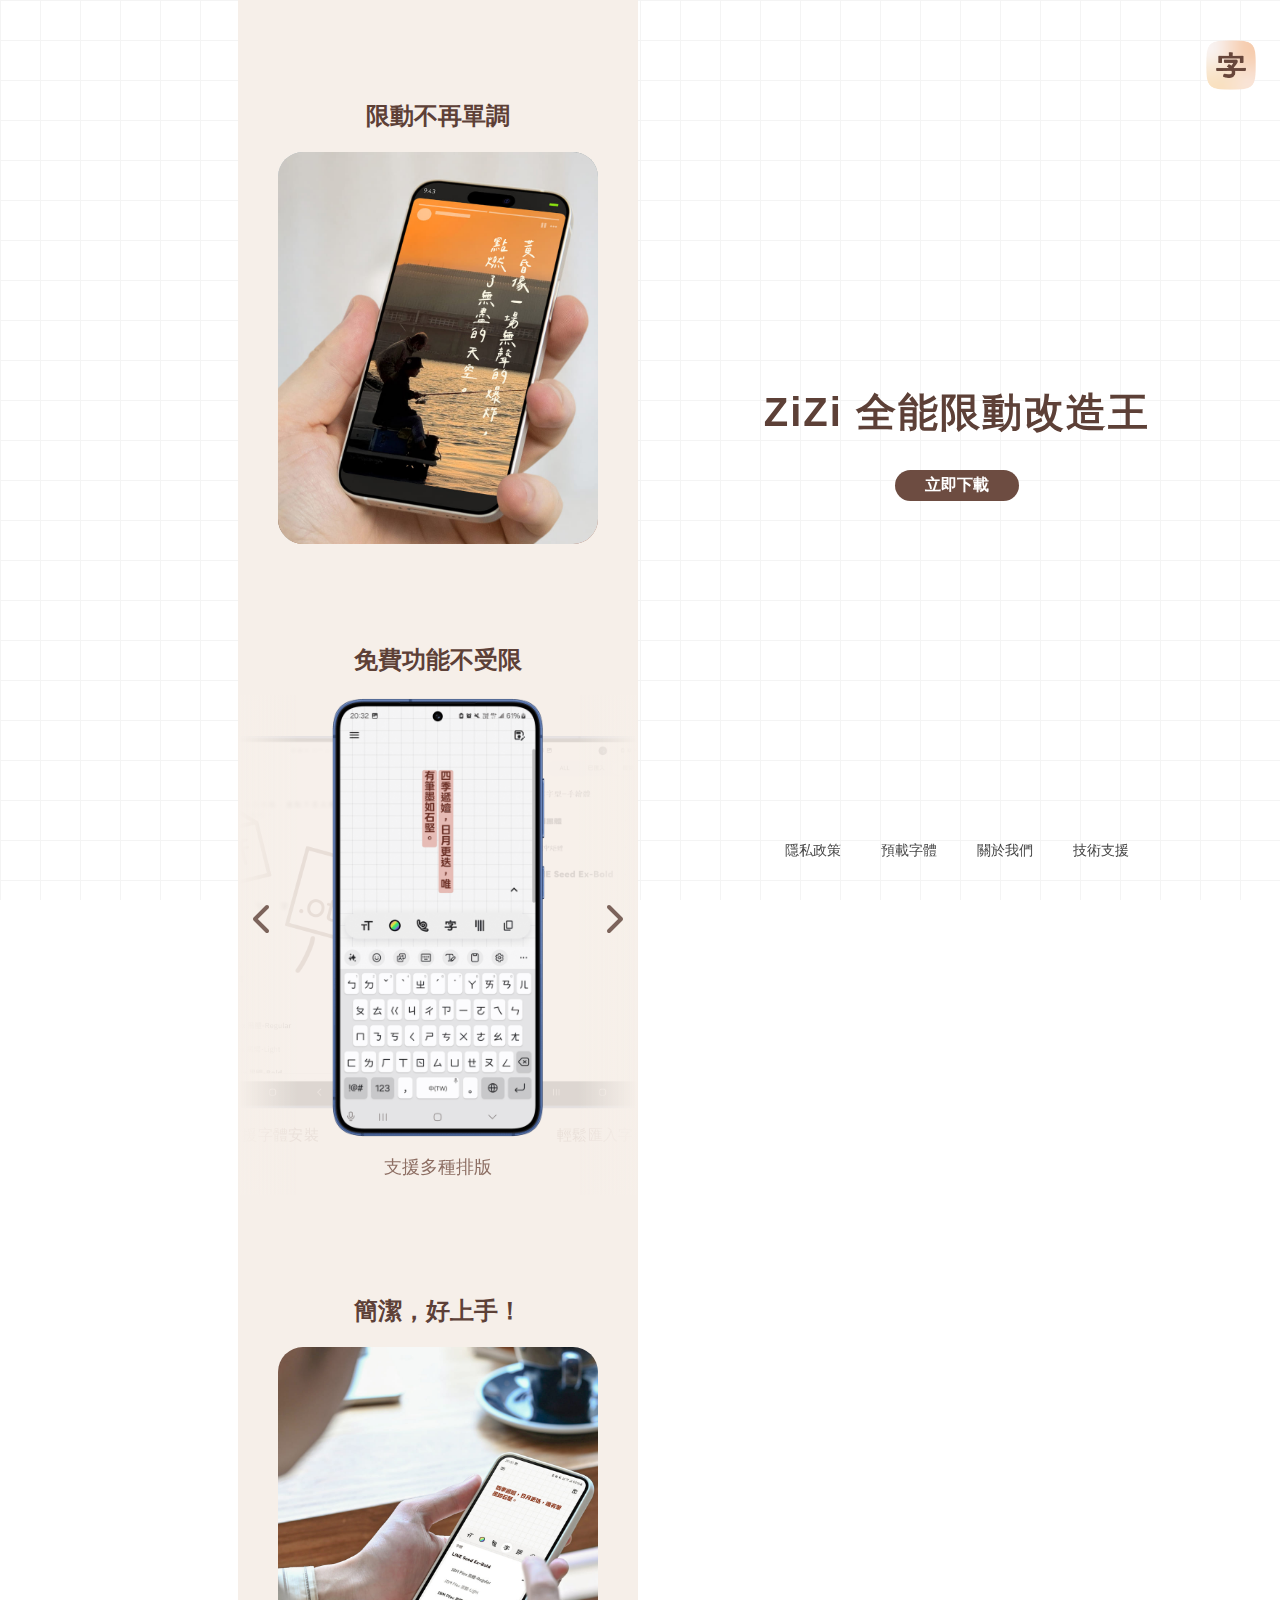
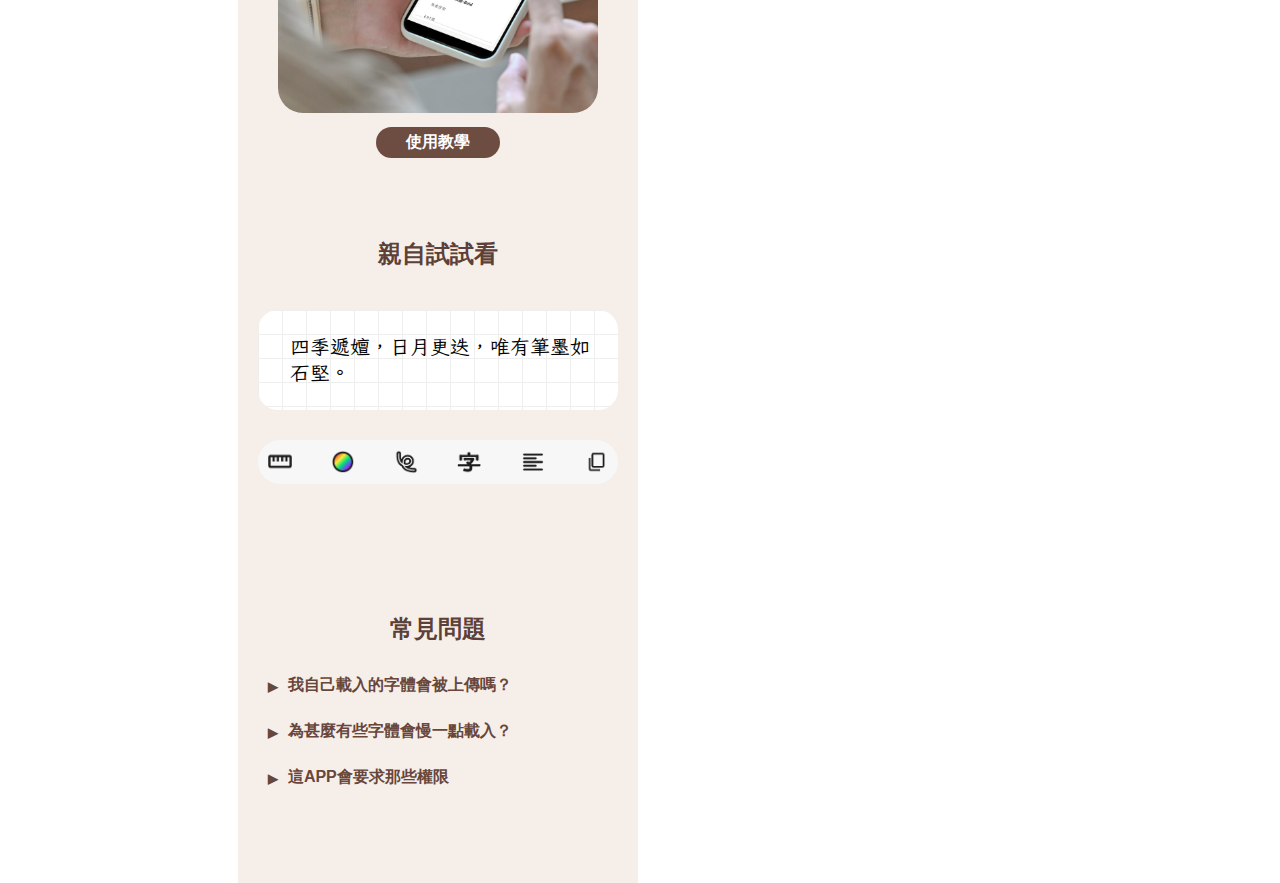
<file: index.html>
<!DOCTYPE html>
<html lang="en">

<head>
    <meta charset="UTF-8">
    <meta name="viewport" content="width=device-width, initial-scale=1.0">
    <title>ZiZi</title>
    <link rel="stylesheet" href="./style.css">
    <link rel="stylesheet" href="https://cdnjs.cloudflare.com/ajax/libs/font-awesome/6.0.0/css/all.min.css">
    <script>
        window.TWINTYPE_CONFIG = {
            families: ["LINE_Seed_TW"]
        };
    </script>
    <script src='https://api.twintype.co/embed_v2.js?token=cd783732f2f6219f935f54e61009b7858767b82p'></script>
    <link rel="icon" type="image/x-icon" href="https://zizi.twintype.co/imgs/icon.png">
    <meta name="twitter:image" content="https://zizi.twintype.co/imgs/og_image.jpg">
    <meta property="og:image" content="https://zizi.twintype.co/imgs/og_image.jpg">
    <meta name="twitter:description"
        content="ZiZi|全能限動改造王：一款專為限時動態與社群分享打造的文字美感工具，致力於讓每個人都能用最簡單的方式，做出乾淨、有質感的畫面。不需要設計背景、不必學習複雜操作，只要輸入文字，就能完成好看的文字。">
    <meta property="og:description"
        content="ZiZi|全能限動改造王：一款專為限時動態與社群分享打造的文字美感工具，致力於讓每個人都能用最簡單的方式，做出乾淨、有質感的畫面。不需要設計背景、不必學習複雜操作，只要輸入文字，就能完成好看的文字。">
        <!-- Google tag (gtag.js) -->
<script async src="https://www.googletagmanager.com/gtag/js?id=G-YTKYRSMF92"></script>
<script>
  window.dataLayer = window.dataLayer || [];
  function gtag(){dataLayer.push(arguments);}
  gtag('js', new Date());

  gtag('config', 'G-YTKYRSMF92');
</script>
</head>
<body>
    <div class="introduceBox">
        <div class="introduceContent">
            <section class="chapters">
                <h2>限動不再單調</h2>
                <div class="imgBox" style="display: grid; position: relative;">
                    <img id="heroImage" src="./imgs/001.jpg" alt=""
                        style="grid-area: 1/1; transition: opacity 1s ease-in-out; z-index: 2;">
                    <img id="heroImageNext" src="./imgs/005.jpg" alt="" style="grid-area: 1/1; z-index: 1; opacity: 1;">
                </div>
            </section>

            <section class="chapters">
                <h2>免費功能不受限</h2>

                <div class="slider-container">
                    <button class="nav-btn prev-btn"><i class="fas fa-chevron-left"></i></button>
                    <div class="slides">
                        <div id="s1" class="slide">
                            <img src="./imgs/S003.png" alt="">
                            <h3>支援多種排版</h3>
                        </div>

                        <div id="s2" class="slide">
                            <img src="./imgs/S002.png" alt="">
                            <h3>輕鬆匯入字體</h3>
                        </div>
                        <div id="s3" class="slide">
                            <img src="./imgs/S001.png" alt="">
                            <h3>快速保存，靈感不中斷</h3>
                        </div>
                        <div id="s4" class="slide">
                            <img src="./imgs/S004.png" alt="">
                            <h3>配色排版超自由！</h3>
                        </div>
                        <div id="s5" class="slide">
                            <img src="./imgs/S005.png" alt="">
                            <h3>支援字體安裝</h3>
                        </div>
                    </div>
                    <button class="nav-btn next-btn"><i class="fas fa-chevron-right"></i></button>
                </div>
            </section>

            <section class="chapters">
                <h2>簡潔，好上手！</h2>
                <div class="imgBox" style="padding-bottom: 10px;">
                    <img src="./imgs/002.jpg" alt="">

                </div>
                <a href="https://youtube.com/shorts/C5sEH3vA4ns?si=kygTzPb9PcJPxLPJ" target="_blank"
                    class="download-btn">使用教學</a>

            </section>


            <h2>親自試試看</h2>
            <div style="display: flex;flex-direction: column;align-items: center;margin-top: 40px;width: 100%;">
                <div id="textEditorArea">
                    <p id="displayText">四季遞嬗，日月更迭，唯有筆墨如石堅。</p>
                </div>
                <div class="toolBar">
                    <button id="sizeBtn"><img class="btnIcon" src="./imgs/icons/00.png" alt=""></button>
                    <button id="colorBtn"><img class="btnIcon" src="./imgs/icons/01.png" alt=""></button>
                    <button id="strokeBtn"><img class="btnIcon" src="./imgs/icons/02.png" alt=""></button>
                    <button id="fontBtn"><img class="btnIcon" src="./imgs/icons/03.png" alt=""></button>
                    <button id="layoutBtn"><img class="btnIcon" id="typographyBtn" src="./imgs/icons/t01.png"
                            alt=""></button>
                    <button id="copyBtn"><img class="btnIcon" src="./imgs/icons/05.png" alt=""></button>
                </div>
                <div id="panelContainer" class="panel-container">
                    <div id="fontPanel" class="active-panel" style="display: none;">
                        <div class="panel-title">字體</div>
                        <div id="activeFontHeader" class="font-header">
                            <span id="currentFontName">芫荽</span>
                            <i class="fas fa-chevron-down" id="fontChevron"></i>
                        </div>
                        <div id="fontDropdown" class="font-list-expanded" style="display: none;">
                            <div class="font-item" data-font="Iansui" style="font-family: 'Iansui';">芫荽</div>
                            <div class="font-item" data-font="Webfont_Song" style="font-family: 'Webfont_Song';">燈石宋
                            </div>
                            <div class="font-item" data-font="IBMPlexBold" style="font-family: 'IBMPlexBold';">IBM Plex
                                黑體-Bold</div>
                            <div class="font-item" data-font="IBMPlexMedium" style="font-family: 'IBMPlexMedium';">IBM
                                Plex 黑體-Medium</div>
                            <div class="font-item" data-font="IBMPlexLight" style="font-family: 'IBMPlexLight';">IBM
                                Plex 黑體-Light</div>
                            <div class="font-item" data-font="ChenYuluoyan" style="font-family: 'ChenYuluoyan';">辰宇落雁體
                            </div>
                            <div class="font-item" data-font="AllSeto" style="font-family: 'AllSeto';">cjkFonts 全瀨體
                            </div>
                            <div class="font-item" data-font="GenRyuMin" style="font-family: 'GenRyuMin';">源流明體</div>
                            <div class="font-item" data-font="OpenHuninn" style="font-family: 'OpenHuninn';">jf-open 粉圓
                            </div>
                            <div class="font-item" data-font="KingHwa" style="font-family: 'KingHwa';">京華老宋體</div>
                            <div class="font-item" data-font="oh" style="font-family: 'oh';">和瑄手書</div>

                        </div>
                    </div>
                    <div id="colorPanel" class="active-panel" style="display: none;">
                        <div class="panel-title">文字顏色</div>
                        <div class="color-row">
                            <div class="color-swatch active" style="background: #5d4037;" data-color="#5d4037"></div>
                            <div class="color-swatch" style="background: #ffffff;" data-color="#ffffff"></div>
                            <div class="color-swatch" style="background: #010101;" data-color="#010101"></div>
                            <div class="color-swatch" style="background: #ffdd9d;" data-color="#ffdd9d"></div>
                            <div class="color-swatch" style="background: #667e08;" data-color="#667e08"></div>
                            <div class="color-swatch custom">+</div>
                        </div>
                    </div>
                    <div id="sizePanel" class="active-panel" style="display: none;">
                        <div class="panel-title">屬性調節</div>
                        <div class="slider-group" id="sizeRow">
                            <div class="slider-label-row">
                                <label>尺寸</label>
                                <span class="value" id="fontSizeValue">20</span>
                            </div>
                            <input type="range" class="range-slider" id="fontSizeSlider" min="8" max="60" value="20">
                        </div>
                        <div id="standardSizeControls">
                            <div class="slider-group">
                                <div class="slider-label-row">
                                    <label>間距</label>
                                    <span class="value" id="letterSpacingValue">0.0</span>
                                </div>
                                <input type="range" class="range-slider" id="letterSpacingSlider" min="-5" max="20"
                                    step="0.5" value="0">
                            </div>
                            <div class="slider-group">
                                <div class="slider-label-row">
                                    <label id="lineHeightLabel">行高</label>
                                    <span class="value" id="lineHeightValue">1.3</span>
                                </div>
                                <input type="range" class="range-slider" id="lineHeightSlider" min="0.8" max="3.0"
                                    step="0.1" value="1.3">
                            </div>
                        </div>
                        <div id="circularControls" style="display: none;">
                            <div class="slider-group">
                                <div class="slider-label-row">
                                    <label>半徑</label>
                                    <span class="value" id="radiusValue">100</span>
                                </div>
                                <input type="range" class="range-slider" id="radiusSlider" min="50" max="300"
                                    value="100">
                            </div>
                            <div class="slider-group">
                                <div class="slider-label-row">
                                    <label>字距</label>
                                    <span class="value" id="circularSpacingValue">15</span>
                                </div>
                                <input type="range" class="range-slider" id="circularSpacingSlider" min="0" max="100"
                                    value="15">
                            </div>
                            <div class="slider-group">
                                <div class="slider-label-row">
                                    <label>角度</label>
                                    <span class="value" id="angleValue">0</span>
                                </div>
                                <input type="range" class="range-slider" id="angleSlider" min="0" max="360" value="0">
                            </div>
                            <!-- <div class="slider-group">
                                <div class="slider-label-row">
                                    <label>方向</label>
                                    <div class="toggle-group" style="display: flex; gap: 10px;">
                                        <button class="toggle-btn active" id="cwBtn">順時針</button>
                                        <button class="toggle-btn" id="ccwBtn">逆時針</button>
                                    </div>
                                </div>
                            </div> -->
                        </div>
                    </div>
                    <div id="strokePanel" class="active-panel" style="display: none;">
                        <div class="panel-tabs">
                            <div class="tab-item active" data-tab="box">文字框描邊</div>
                            <div class="tab-item" data-tab="path">文字路徑描邊</div>
                        </div>
                        <div class="color-row" id="strokeColorRow">
                            <div class="color-swatch none" data-color="transparent"></div>
                            <div class="color-swatch" style="background: #fff7ef;" data-color="#fff7ef"></div>
                            <div class="color-swatch" style="background: #A3C9E2;" data-color="#A3C9E2"></div>
                            <div class="color-swatch" style="background: #813f08;" data-color="#813f08"></div>
                            <div class="color-swatch active" style="background: #fcffcc;" data-color="#fcffcc"></div>
                            <div class="color-swatch custom">+</div>
                        </div>
                        <div class="slider-group">
                            <div class="slider-label-row">
                                <label>粗細</label>
                                <span class="value" id="strokeWidthValue">2.5 px</span>
                            </div>
                            <input type="range" class="range-slider" id="strokeWidthSlider" min="0" max="20" step="0.5"
                                value="2.5">
                        </div>
                    </div>
                </div>
            </div>

            <section class="chapters">
                <h2 style="width: 100%;">常見問題</h2>
                <dl class="faq-list">
                    <dt>我自己載入的字體會被上傳嗎？</dt>
                    <dd>不會，您自行載入的字體只會保存於您的裝置中。</dd>

                    <dt>為甚麼有些字體會慢一點載入？</dt>
                    <dd>雲端字體是存在伺服器上的，當你選用時，它僅會回傳你輸入的文字所包含之字元，這樣可以節省您手機的容量！因為是從遠端傳送，所以會有 300 毫秒左有的時差。_。</dd>

                    <dt>這APP會要求那些權限</dt>
                    <dd>一般其況下，只會要求網路與剪貼簿功能，這是為了調用遠端字體與複製圖片。以及在您手動載入字體時會讀取字體文件，但不會上傳，且您可以隨時刪除！</dd>
                </dl>

            </section>
        </div>
    </div>
    <div class="mainBox">
        <div class="top-icon">
            <img src="./imgs/icon.png" alt="LOGO">
        </div>

        <div class="center-content">
            <h1 class="titleH1">ZiZi 全能限動改造王</h1>
            <a href="#" class="download-btn" data-modal="gotodownload.html">立即下載</a>
        </div>

        <footer class="footer-links">
            <a href="https://privacy-policy.twintype.co/zh-TW/v1.0.0/01-zizi.html" target="_blank">隱私政策</a>
            <a href="#" data-modal="preload-fonts.html">預載字體</a>
            <a href="#" data-modal="about.html">關於我們</a>
            <a href="#" data-modal="support.html">技術支援</a>
        </footer>
    </div>

    <div id="pageModalOverlay" class="page-modal-overlay">
        <div class="page-modal">
            <div id="pageModalBody" class="page-modal-body">
            </div>
            <div class="page-modal-actions">
                <button id="pageModalClose" class="page-modal-close-button">關閉</button>
            </div>
        </div>
    </div>

    <script src="script.js"></script>
    <script src="app.js"></script>
    <span
        style="font-size: 0.1px;visibility: hidden;">stylefon-abcir{mxwdh:10%;g5vu}p,48OHk#62()73@'/B_9CTFGRMIPSELJjKNWzZX預載字體說明="q!隱藏其他欄位顯示效果族英文名稱調用方法重語系出處作者授權連結地面控制中心，呼叫少校。黑D朱雀仿宋+璇璣造星光手寫白河可商辰宇落雁韋、立一致A言型繪／劉岑群網站內海改清松游青京華老活攷古規矩饅頭Y官源流粉圓霞鶩楷U[]?|全能限動王：款專為時態與社分享打的美感工具力於讓每個人都最簡單式做乾淨有質畫不需要設計背景必學習複雜操只輸入就完成好看再免費功受支援多種排版輕鬆匯快速保存靈斷配色超自由！安裝潔上使教親試四季遞嬗日月更迭唯筆墨如石堅芫荽燈瀨和瑄書顏屬性節尺寸V間距行高半徑角度向順針逆框描邊路粗細常見問題我己會被傳嗎？您置甚麼些慢點雲端是在伺服器當你選它僅回所包含之元這樣以省機容量因從遠送毫秒左差求那般況下剪貼簿了製圖片及讀取件但且隨刪除即私政策關們技術閉團隊品過程遇到或發現異歡迎透聯絡加同討論該應任何信箱請盡附號業統本提供截步驟幫助找原十謝若建議合想也非來查章去驗整卓前往店*小熊Q</span>
</body>

</html>
</file>
<file: style.css>
@font-face{font-family: ChenYuluoyan; src: url('./fonts/Chenyuluoyan-Thin.woff2') format('woff2'); font-display: swap;}@font-face{font-family: AllSeto; src: url('./fonts/cjkFonts_allseto_v1.11_subset.woff2') format('woff2'); font-display: swap;}@font-face{font-family: GenRyuMin; src: url('./fonts/GenRyuMin-SB_0_subset.woff2') format('woff2'); font-display: swap;}@font-face{font-family: Webfont_Song; src: url('./fonts/TwinType_Webfont_Song-Regular.woff2') format('woff2'); font-display: swap;}@font-face{font-family: Iansui; src: url('./fonts/Iansui-Regular_subset.woff2') format('woff2'); font-display: swap;}@font-face{font-family: IBMPlexBold; src: url('./fonts/IBMPlexSansTC-Bold_subset.woff2') format('woff2'); font-display: swap;}@font-face{font-family: IBMPlexLight; src: url('./fonts/IBMPlexSansTC-Light_subset.woff2') format('woff2'); font-display: swap;}@font-face{font-family: IBMPlexMedium; src: url('./fonts/IBMPlexSansTC-Medium_subset.woff2') format('woff2'); font-display: swap;}@font-face{font-family: OpenHuninn; src: url('./fonts/jf-openhuninn-2.0_subset.woff2') format('woff2'); font-display: swap;}@font-face{font-family: KingHwa; src: url('./fonts/KingHwa_OldSong-Regular.woff2') format('woff2'); font-display: swap;}@font-face{font-family: oh; src: url('./fonts/OH_Handwriting-Regular_subset.woff2') format('woff2'); font-display: swap;}body{padding: 0px; margin: 0px; width: 100%; display: flex; justify-content: center; font-family: "LINE_Seed_TW", sans-serif; min-height: 100vh; background-color: #ffffff; color: #68463A; background-image: linear-gradient(#f4f4f4 1px, transparent 1px), linear-gradient(90deg, #f4f4f4 1px, transparent 1px); background-size: 40px 40px; background-attachment: fixed;}a{color: #0f6fd0; text-decoration-color:#0f6fd0;}/* h2{margin-block-end:0; margin-block-start:0;} */.titleH1{font-size: 40px;}.introduceBox{min-width: 240px; width: 50%; display: flex; justify-content: flex-end;}.introduceContent{background-color: #f6efe9ff; min-width: 240px; width: 100%; max-width: 400px; padding: 0; text-align: center; position: relative;}.introduceContent h2{color: #5d4037; font-size: 1.5rem;}.chapters{margin: 80px 0px; display: flex; flex-wrap: wrap; justify-content: center; align-items: center; align-content: center}.imgBox{padding: 0px 40px;}.imgBox>img{border-radius: 25px; width: 100%;}.dowloadImg{border-radius: 0px; height: 40px;}img{width: 100%; border-radius: 15px;}/* Slider Styles */.slider-container{position: relative; width: 100%; height: 500px; display: flex; justify-content: center; align-items: center; overflow: hidden;}.slides{position: relative; width: 100%; display: flex; justify-content: center; align-items: center;}.slide{position: absolute; width: 220px; transition: all 0.5s cubic-bezier(0.25, 0.8, 0.25, 1); opacity: 0; display: flex; flex-direction: column; align-items: center; transform: translateX(0) scale(0.8);}.slide img{width: 100%; border-radius: 12px;}.slide h3{margin-top: 15px; color: #8d6e63; font-size: 1.1rem; font-weight: normal;}/* States */.slide.active{opacity: 1; transform: translateX(0) scale(1); z-index: 10;}.slide.prev{opacity: 0.1; transform: translateX(-75%) scale(0.85); /* Slightly visible on left */ z-index: 5; pointer-events: none;}.slide.next{opacity: 0.1; transform: translateX(75%) scale(0.85); /* Slightly visible on right */ z-index: 5; pointer-events: none;}/* Navigation Buttons */.nav-btn{position: absolute; top: 45%; transform: translateY(-50%); background: none; border: none; font-size: 2rem; color: #5d4037; cursor: pointer; z-index: 20; opacity: 0.8; padding: 10px;}.nav-btn:hover{opacity: 1;}.prev-btn{left: 5px;}.next-btn{right: 5px;}/* Gradient Masks */.slider-container::before{content: ''; position: absolute; left: 0; top: 0; bottom: 0; width: 60px; background: linear-gradient(to right, #f6efe9ff, transparent); z-index: 15; pointer-events: none;}.slider-container::after{content: ''; position: absolute; right: 0; top: 0; bottom: 0; width: 60px; background: linear-gradient(to left, #f6efe9ff, transparent); z-index: 15; pointer-events: none;}.mainBox{width: 50%; height: 100vh; position: sticky; top: 0; display: flex; flex-direction: column; justify-content: space-between; padding: 40px 0; box-sizing: border-box;}.top-icon{align-self: flex-end; padding-right: 20px;}.top-icon img{width: 50px; height: auto; border-radius: 0px;}.center-content{display: flex; flex-direction: column; align-items: center; gap: 30px; margin-bottom: 50px; /* Slight offset to visually center */}.mainBox h1{color: #5d4037; margin: 0; font-weight: bold; letter-spacing: 2px;}.download-btn{display: inline-block; background-color: #6d4c41; color: white; text-decoration: none; padding: 5px 30px; border-radius: 50px; font-weight: bold; transition: transform 0.2s, background-color 0.2s;}.download-btn:hover{transform: scale(1.05); background-color: #5d4037;}.footer-links{display: flex; justify-content: center; gap: 40px; width: 100%;}.footer-links a{text-decoration: none; color: #444; font-size: 0.9rem; font-weight: 500;}.footer-links a:hover{color: #6d4c41;}/* User requested ToolBar Styles */.toolBar{background-color: #ffffff; /* Light gray background like the image */ border-radius: 100px; padding: 0px; display: flex; justify-content: space-between; align-items: center; max-width: 400px; /* Ensure it doesn't get too wide */ margin: 10px auto;}.toolBar button{background: none; border: none; cursor: pointer; display: flex; align-items: center; justify-content: center;}.btnIcon{width: 24px !important; /* Override general img width */ height: auto; border-radius: 0 !important; /* Override general img border-radius */ display: block;}#textEditorArea{width: 90%; min-height: 100px; display: flex; align-items: center; justify-content: center; margin-bottom: 20px; background-color: white; background-image: linear-gradient(to right, #eee 1px, transparent 1px), linear-gradient(to bottom, #eee 1px, transparent 1px); background-size: 24px 24px; border-radius: 20px; position: relative; padding: 24px; box-sizing: border-box;}#textEditorArea.dark-editor{background-color: #8a8d92; background-image: linear-gradient(to right, rgba(0, 0, 0, 0.22) 1px, transparent 1px), linear-gradient(to bottom, rgba(0, 0, 0, 0.22) 1px, transparent 1px); background-size: 24px 24px;}#displayText{margin: 0; padding: 4px 8px; line-height: 1.4; transition: all 0.2s; white-space: pre-wrap; box-decoration-break: clone; -webkit-box-decoration-break: clone;}#displayText[contenteditable="true"]:focus{outline: 2px solid #8d6e6333; border-radius: 4px;}.panel-container{width: 95%; max-width: 400px; margin-bottom: 20px; z-index: 100;}.active-panel{background-color: white; border-radius: 15px; box-shadow: 0 8px 30px rgba(0, 0, 0, 0.08); padding: 12px; text-align: left; animation: slideUp 0.3s cubic-bezier(0.2, 0.8, 0.2, 1);}@keyframes slideUp{from{opacity: 0; transform: translateY(15px);} to{opacity: 1; transform: translateY(0);}}.panel-title{font-size: 0.95rem; font-weight: 600; color: #8d6e63; margin-bottom: 15px;}.panel-tabs{display: flex; background-color: #f5f5f5; border-radius: 30px; padding: 4px; margin-bottom: 20px;}.tab-item{flex: 1; text-align: center; padding: 8px 0; font-size: 0.9rem; cursor: pointer; border-radius: 25px; color: #666; transition: all 0.2s;}.tab-item.active{background-color: white; color: #333; font-weight: 600; box-shadow: 0 2px 8px rgba(0, 0, 0, 0.05);}.font-header{display: flex; justify-content: space-between; align-items: center; padding: 12px 0; border-bottom: 1px solid #f0f0f0; cursor: pointer; font-size: 1.25rem; font-weight: normal; color: #333;}.font-list-expanded{max-height: 250px; overflow-y: auto; margin-top: 10px; padding-right: 5px;}.font-item{padding: 12px 10px; cursor: pointer; font-size: 1.2rem; transition: background-color 0.1s; border-radius: 8px; color: #444;}.font-item:hover{background-color: #fcfcfc;}/* Color Selection Grid */.color-row{display: flex; gap: 12px; align-items: center; flex-wrap: wrap; margin-bottom: 20px;}.color-swatch{width: 32px; height: 32px; border-radius: 8px; cursor: pointer; position: relative; border: 1px solid rgba(0, 0, 0, 0.05);}.color-swatch.active::after{content: '✓'; position: absolute; top: 50%; left: 50%; transform: translate(-50%, -50%); color: white; font-size: 0.8rem; text-shadow: 0 1px 2px rgba(0, 0, 0, 0.3);}.color-swatch.none{background: white; display: flex; align-items: center; justify-content: center;}.color-swatch.none::before{content: ''; width: 100%; height: 1px; background: #ff4d4f; transform: rotate(45deg);}.color-swatch.custom{background: #f0f0f0; display: flex; align-items: center; justify-content: center; font-size: 1.2rem; color: #999;}/* Sliders */.slider-group{margin-top: 15px;}.slider-label-row{display: flex; justify-content: space-between; align-items: center; margin-bottom: 8px;}.slider-label-row label{font-size: 0.85rem; color: #999;}.slider-label-row .value{font-size: 0.85rem; color: #999;}.range-slider{width: 100%; height: 4px; background: #f5dcd4; border-radius: 2px; outline: none; -webkit-appearance: none;}.range-slider::-webkit-slider-thumb{-webkit-appearance: none; width: 18px; height: 18px; border-radius: 50%; background: #8d6e63; cursor: pointer; box-shadow: 0 2px 6px rgba(0, 0, 0, 0.2);}/* ToolBar updates */.toolBar{background-color: #f7f7f7; border-radius: 50px; display: flex; gap: 5px; width: 90%; max-width: 450px;}.toolBar button{width: 44px; height: 44px; border-radius: 22px; transition: background-color 0.2s;}.toolBar button.active{background-color: white; box-shadow: 0 2px 10px rgba(0, 0, 0, 0.05);}dl{margin: 0px;}dt{cursor: pointer; font-weight: bold; padding: 10px; background-color: var(--sidebar-bg); border-radius: 5px; margin-bottom: 5px; position: relative; padding-left: 30px; transition: background-color 0.3s; user-select: none;}dt::before{content: '▶'; font-size: 0.8em; position: absolute; left: 10px; top: 50%; transform: translateY(-50%); transition: transform 0.3s;}dt.active::before{transform: translateY(-50%) rotate(90deg);}dt:hover{filter: brightness(0.95);}dd{display: none; padding: 10px 20px; margin: 0 0 10px 0; border-left: 3px solid var(--sidebar-bg);}dd.active{display: block; animation: slideDown 0.3s ease-in-out;}.faq-list{text-align: left; width: 100%; padding: 0px 20px;}@keyframes slideDown{from{opacity: 0; transform: translateY(-10px);} to{opacity: 1; transform: translateY(0);}}/* ---------------------- Modal overlay for pages ---------------------- */.page-modal-overlay{position: fixed; inset: 0; display: none; align-items: center; justify-content: center; padding: 20px; box-sizing: border-box; background: rgba(220, 220, 220, 0.15); backdrop-filter: blur(6px); -webkit-backdrop-filter: blur(6px); z-index: 999;}.page-modal-overlay.visible{display: flex;}.page-modal{background-color: rgb(255, 255, 255); border-radius: 24px; box-shadow: 0 24px 80px rgba(0, 0, 0, 0.25); max-width: 960px; width: 100%; max-height: 80vh; display: flex; flex-direction: column; overflow: hidden;}.page-modal-body{padding: 40px 56px 24px; overflow-y: auto;}.page-modal-body h2{margin: 0 0 16px 0; font-size: 1.4rem; color: #5d4037;}.page-modal-body p{margin: 0 0 0.9em 0; line-height: 1.8;}.page-modal-body ul{padding-left: 1.2em; margin: 0.4em 0 0.9em;}.page-modal-actions{display: flex; justify-content: flex-end; gap: 12px; padding: 0 32px 24px;}.page-modal-close-button{min-width: 80px; padding: 8px 24px; border-radius: 999px; border: none; cursor: pointer; background-color: #6d4c41; color: #ffffff; font-size: 0.9rem; font-weight: 600;}.page-modal-close-button:hover{background-color: #5d4037;}@media (max-width: 870px){.page-modal-body{padding: 24px 20px 16px;} .page-modal-actions{padding: 0 20px 16px;}}@media (max-width: 870px){body{flex-direction: column-reverse;} .introduceBox, .mainBox{width: 100%;} .mainBox{height: calc(80vh); position: relative; padding: 20px 0; justify-content: center;} .introduceBox{justify-content: center;} .top-icon{align-self: center; padding-right: 0px;} .top-icon img{width: 120px;} .footer-links{display: flex; justify-content: center; gap: 20px; width: 100%;} .chapters{min-height: calc(60vh);} .font-item{padding: 8px 6px; cursor: pointer; font-size: 1rem; transition: background-color 0.1s; border-radius: 8px; color: #444;} .titleH1{font-size: 26px;} .center-content{gap: 10px;}}
</file>
